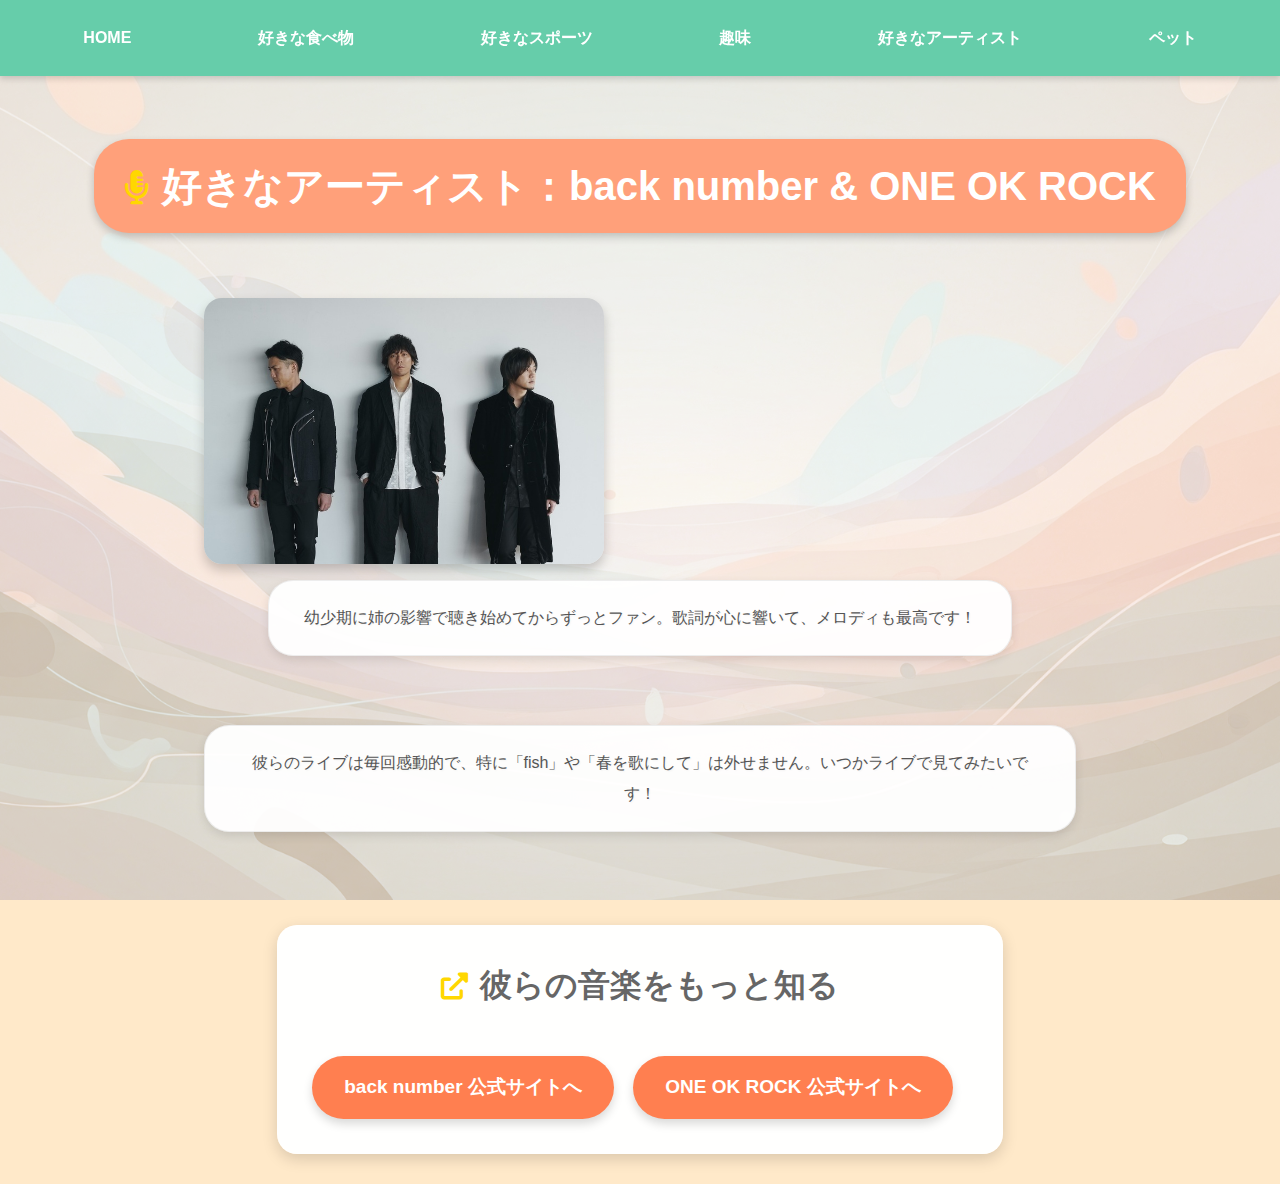
<file: 28/artist.html>
<!DOCTYPE html>
<html lang="ja">
<head>
  <meta charset="UTF-8">
  <title>好きなアーティスト</title>
  <link rel="stylesheet" href="style.css">
   <link rel="stylesheet" href="https://cdnjs.cloudflare.com/ajax/libs/font-awesome/6.0.0-beta3/css/all.min.css">
</head>
<body class="artist">
  <header>
    <nav>
      <ul>
        <li><a href="index.html">HOME</a></li>
        <li><a href="food.html">好きな食べ物</a></li>
        <li><a href="sports.html">好きなスポーツ</a></li>
        <li><a href="hobby.html">趣味</a></li>
        <li><a href="artist.html">好きなアーティスト</a></li>
        <li><a href="pet.html">ペット</a></li>
      </ul>
    </nav>
  </header>
  <main>
    <h2><i class="fas fa-microphone-alt"></i>好きなアーティスト：back number & ONE OK ROCK</h2>

    <div class="content-wrapper">
      <img class="content-img" src="image/backnumber.jpg" alt="back numberのメンバーが演奏している様子">
      <div class="content-text">
        <p>幼少期に姉の影響で聴き始めてからずっとファン。歌詞が心に響いて、メロディも最高です！</p>
        <p>彼らのライブは毎回感動的で、特に「fish」や「春を歌にして」は外せません。いつかライブで見てみたいです！</p>

        <div class="artist-link-section">
          <h3><i class="fas fa-external-link-alt"></i>彼らの音楽をもっと知る</h3>
          <a href="https://backnumber.info/" target="_blank" class="link-button">
            back number 公式サイトへ
          </a>
          <a href="https://www.oneokrock.com/" target="_blank" class="link-button">
            ONE OK ROCK 公式サイトへ
          </a>
        </div>
        </div>
    </div>
  </main>
</body>
</html>
</file>
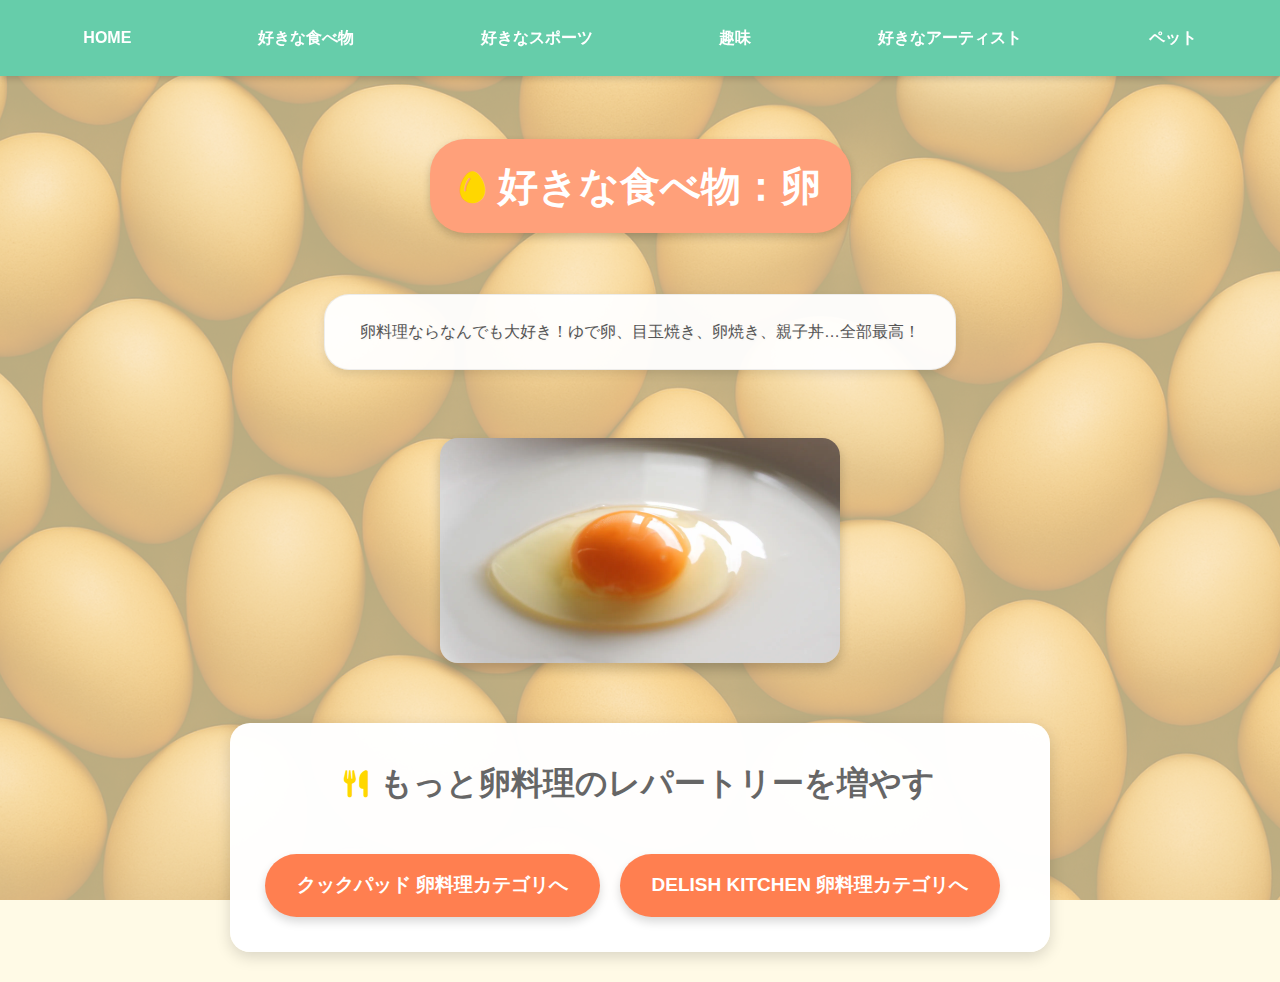
<file: 28/food.html>
<!DOCTYPE html>
<html lang="ja">
<head>
  <meta charset="UTF-8">
  <title>好きな食べ物</title>
  <link rel="stylesheet" href="style.css">
  <link rel="stylesheet" href="https://cdnjs.cloudflare.com/ajax/libs/font-awesome/6.0.0-beta3/css/all.min.css">
</head>
<body class="food">
  <header>
    <nav>
      <ul>
        <li><a href="home.html">HOME</a></li>
        <li><a href="food.html">好きな食べ物</a></li>
        <li><a href="sports.html">好きなスポーツ</a></li>
        <li><a href="hobby.html">趣味</a></li>
        <li><a href="artist.html">好きなアーティスト</a></li>
        <li><a href="pet.html">ペット</a></li>
      </ul>
    </nav>
  </header>
  <main>
  <h2><i class="fas fa-egg"></i>好きな食べ物：卵</h2>
  <p>卵料理ならなんでも大好き！ゆで卵、目玉焼き、卵焼き、親子丼…全部最高！</p>
  <img class="content-img" src="image/egg_dishes.jpg" alt="美味しそうな卵料理">
  <div class="artist-link-section">
    <h3><i class="fas fa-utensils"></i>もっと卵料理のレパートリーを増やす</h3>
    <a href="https://cookpad.com/jp/search/%E5%8D%B5?country=JP&event=search.filtered_query&language=ja&order=recent" target="_blank" class="link-button">
      クックパッド 卵料理カテゴリへ
    </a>
    <a href="https://delishkitchen.tv/search?q=%E5%8D%B5" target="_blank" class="link-button">
      DELISH KITCHEN 卵料理カテゴリへ
    </a>
  </div>
</main>
</body>
</html>
</file>
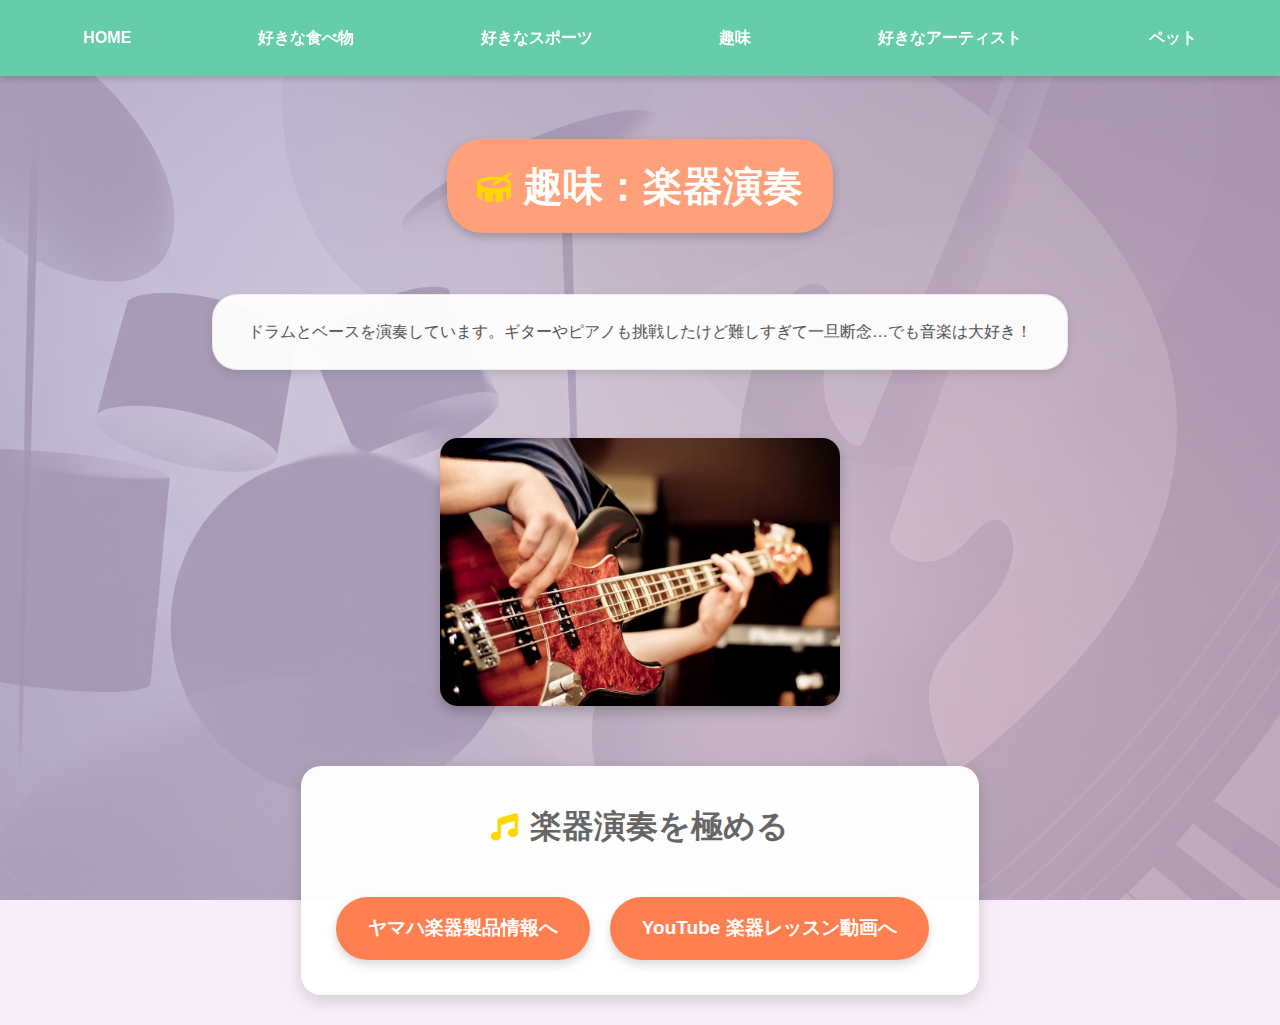
<file: 28/hobby.html>
<!DOCTYPE html>
<html lang="ja">
<head>
  <meta charset="UTF-8">
  <title>趣味</title>
  <link rel="stylesheet" href="style.css">
  <link rel="stylesheet" href="https://cdnjs.cloudflare.com/ajax/libs/font-awesome/6.0.0-beta3/css/all.min.css">
</head>
<body class="hobby">
  <header>
    <nav>
      <ul>
        <li><a href="home.html">HOME</a></li>
        <li><a href="food.html">好きな食べ物</a></li>
        <li><a href="sports.html">好きなスポーツ</a></li>
        <li><a href="hobby.html">趣味</a></li>
        <li><a href="artist.html">好きなアーティスト</a></li>
        <li><a href="pet.html">ペット</a></li>
      </ul>
    </nav>
  </header>
  <main>
  <h2><i class="fas fa-drum"></i>趣味：楽器演奏</h2>
  <p>ドラムとベースを演奏しています。ギターやピアノも挑戦したけど難しすぎて一旦断念…でも音楽は大好き！</p>
  <img class="content-img" src="image/bass.jpg" alt="ベース">
  <div class="artist-link-section">
    <h3><i class="fas fa-music"></i>楽器演奏を極める</h3>
    <a href="https://jp.yamaha.com/products/musical_instruments/" target="_blank" class="link-button">
      ヤマハ楽器製品情報へ
    </a>
    <a href="https://www.youtube.com/results?search_query=%E6%A5%BD%E5%99%A8%E3%83%AC%E3%83%83%E3%82%B9%E3%83%B3" target="_blank" class="link-button">
      YouTube 楽器レッスン動画へ
    </a>
  </div>
</main>
</body>
</html>
</file>
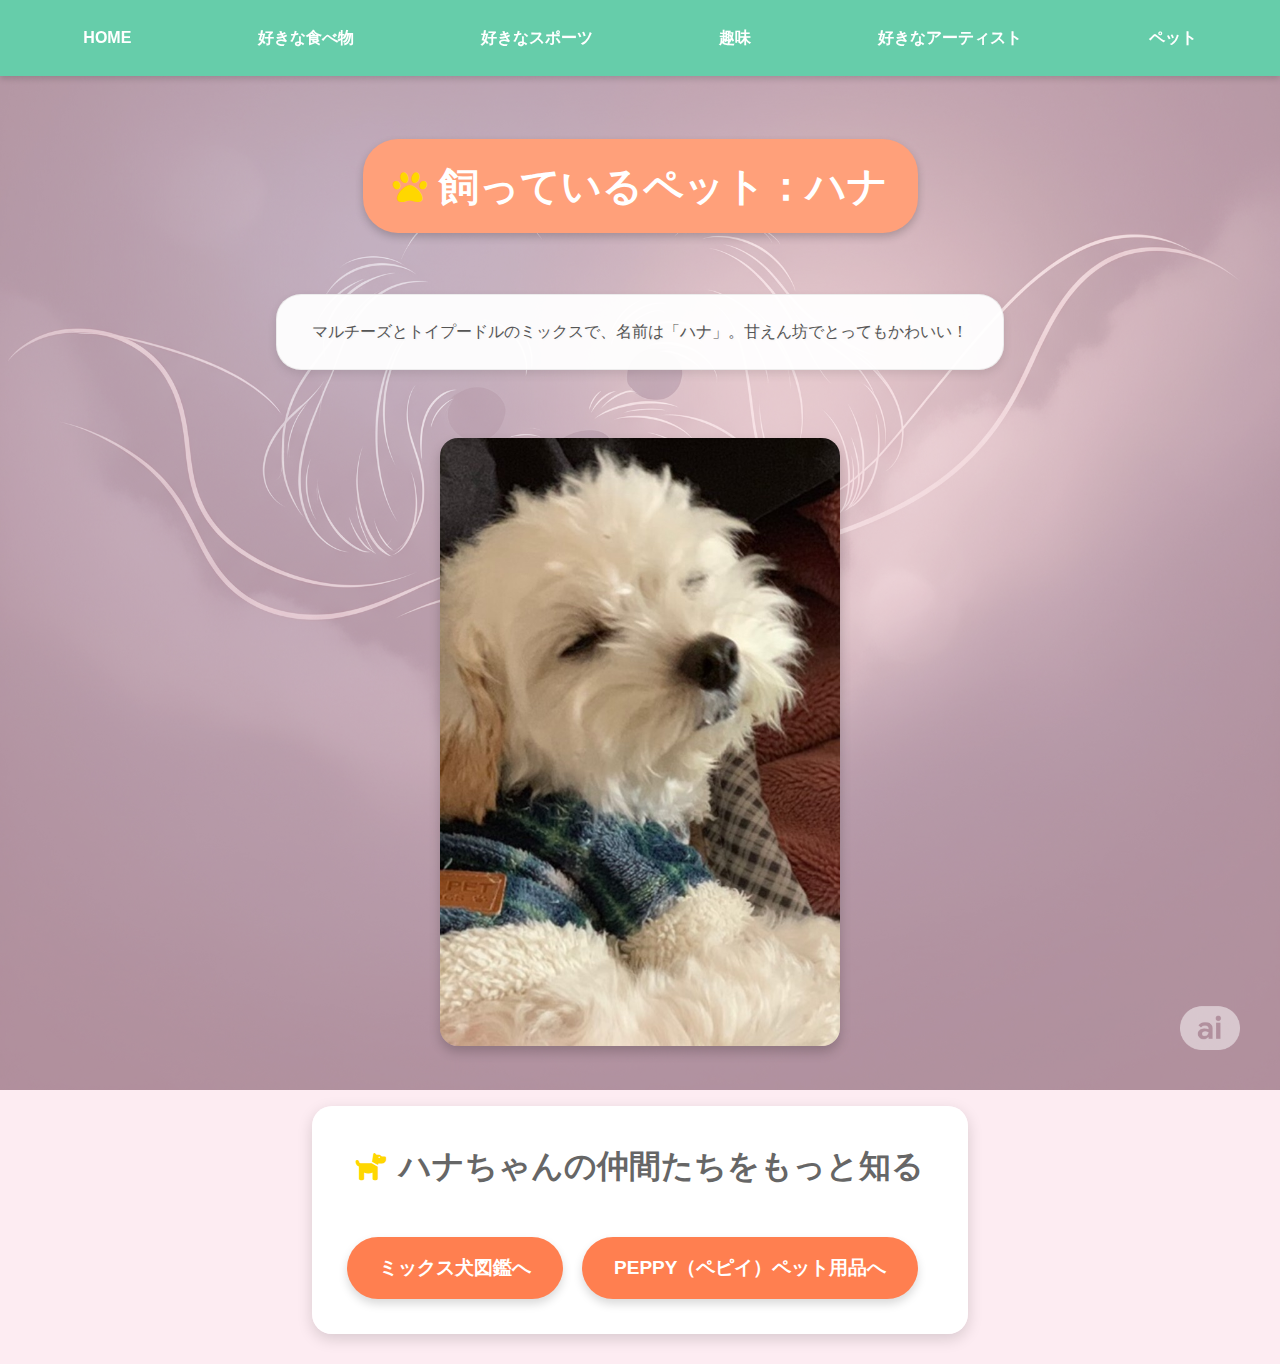
<file: 28/pet.html>
<!DOCTYPE html>
<html lang="ja">
<head>
  <meta charset="UTF-8">
  <title>ペット</title>
  <link rel="stylesheet" href="style.css">
  <link rel="stylesheet" href="https://cdnjs.cloudflare.com/ajax/libs/font-awesome/6.0.0-beta3/css/all.min.css">
</head>
<body class="pet">
  <header>
    <nav>
      <ul>
        <li><a href="home.html">HOME</a></li>
        <li><a href="food.html">好きな食べ物</a></li>
        <li><a href="sports.html">好きなスポーツ</a></li>
        <li><a href="hobby.html">趣味</a></li>
        <li><a href="artist.html">好きなアーティスト</a></li>
        <li><a href="pet.html">ペット</a></li>
      </ul>
    </nav>
  </header>
  <main>
  <h2><i class="fas fa-paw"></i>飼っているペット：ハナ</h2>
  <p>マルチーズとトイプードルのミックスで、名前は「ハナ」。甘えん坊でとってもかわいい！</p>
  <img class="content-img" src="image/hana.jpg" alt="マルチーズとトイプードルのミックス犬">

  <div class="artist-link-section">
    <h3><i class="fas fa-dog"></i>ハナちゃんの仲間たちをもっと知る</h3>
    <a href="https://www.min-inuzukan.com/" target="_blank" class="link-button">
      ミックス犬図鑑へ
    </a>
    <a href="https://www.peppynet.com/?gad_source=1&gad_campaignid=644480546&gbraid=0AAAAADyzH2GhM-K6G8oGDNFvAsNOW4qR9&gclid=Cj0KCQjw097CBhDIARIsAJ3-nxfz-x4bZC8PukvHGY0-y4qdmrFydodCS2pi4NCNCf6fFqzHIObUnIMaAgUiEALw_wcB#" target="_blank" class="link-button">
      PEPPY（ペピイ）ペット用品へ
    </a>
  </div>
</main>
</body>
</html>
</file>
<file: 28/style.css>
body {
  font-family: 'Arial Rounded MT Bold', 'メイリオ', sans-serif;
  margin: 0;
  padding: 0;
  color: #555;
  line-height: 1.6;
  background-size: cover;
  background-position: center;
  background-repeat: no-repeat;
  background-attachment: fixed; /* 背景画像を固定 */
}

header {
  background-color: #66CDAA; /* 明るい青緑色 */
  padding: 15px 20px;
  box-shadow: 0 3px 6px rgba(0,0,0,0.15); /* シャドウを少し強めに */
  position: sticky; /* ヘッダーをスクロール時に上部に固定 */
  top: 0;
  z-index: 1000; /* 他の要素より手前に表示 */
}

nav ul {
  list-style: none;
  padding: 0;
  display: flex;
  justify-content: space-around;
  margin: 0;
}

nav ul li a {
  color: white;
  text-decoration: none;
  font-weight: bold;
  padding: 10px 20px; /* パディングを少し大きく */
  border-radius: 25px; /* 角を丸く */
  transition: background-color 0.3s ease, transform 0.2s ease, box-shadow 0.2s ease; /* アニメーションを追加 */
  display: block; /* リンク全体をボタンのように */
}

nav ul li a:hover {
  background-color: #458B74; /* ホバー時の背景色を少し濃く */
  transform: translateY(-2px); /* 少し上に浮き上がる */
  box-shadow: 0 4px 8px rgba(0,0,0,0.2); /* シャドウを追加 */
}

main {
  padding: 30px;
  min-height: 80vh;
  display: flex;
  flex-direction: column;
  align-items: center;
  gap: 20px; /* 各コンテンツ間の隙間 */
}

/* 各ページの背景設定を統一 */
body.index {
  background-image: url("image/index-back.png");
  background-color: rgba(238, 242, 243, 0.7); /* 背景色に透明度を追加 */
  background-blend-mode: overlay; /* 画像と背景色を重ねる */
}

body.food {
  background-image: url("image/egg-back.png");
  background-color: rgba(255, 248, 220, 0.7);
  background-blend-mode: overlay;
}

body.sports {
  background-image: url("image/sports-back.png");
  background-color: rgba(224, 247, 250, 0.7);
  background-blend-mode: overlay;
}

body.hobby {
  background-image: url("image/hobby-back.png");
  background-color: rgba(243, 229, 245, 0.7);
  background-blend-mode: overlay;
}

body.artist {
  background-image: url("image/artist-back.png");
  background-color: rgba(255, 224, 178, 0.7);
  background-blend-mode: overlay;
}

body.pet {
  background-image: url("image/pet-back.png");
  background-color: rgba(252, 228, 236, 0.7);
  background-blend-mode: overlay;
}

img.content-img {
  max-width: 400px;
  width: 100%;
  height: auto;
  display: block;
  margin-top: 20px; /* 上部の余白を調整 */
  border-radius: 18px; /* 角をさらに丸く */
  box-shadow: 0 6px 12px rgba(0,0,0,0.2); /* シャドウを強めに */
  transition: transform 0.3s ease, box-shadow 0.3s ease; /* ホバーアニメーション */
}

img.content-img:hover {
  transform: translateY(-5px) scale(1.02); /* 少し浮き上がり、拡大 */
  box-shadow: 0 10px 20px rgba(0,0,0,0.3); /* ホバー時のシャドウを強調 */
}


main h1, main h2 {
  background-color: #FFA07A; /* アクセントカラーのオレンジ */
  color: white;
  padding: 15px 30px; /* パディングを大きく */
  border-radius: 35px; /* 丸みを強く */
  display: inline-block;
  margin-bottom: 25px; /* 下部の余白を調整 */
  font-size: 2.5em; /* フォントサイズを大きく */
  text-align: center;
  box-shadow: 0 4px 8px rgba(0,0,0,0.2); /* シャドウを追加 */
  transition: transform 0.3s ease, box-shadow 0.3s ease;
}

main h1:hover, main h2:hover {
  transform: translateY(-3px); /* 少し浮き上がる */
  box-shadow: 0 8px 16px rgba(0,0,0,0.3); /* シャドウを強調 */
}

main p {
  background-color: rgba(255, 255, 255, 0.9); /* 白に近い色で透明度を調整 */
  padding: 20px 30px; /* パディングを大きく */
  border-radius: 20px; /* 角を丸く */
  max-width: 800px;
  line-height: 1.8;
  margin-bottom: 25px; /* 下部の余白を調整 */
  text-align: center;
  box-shadow: 0 3px 6px rgba(0,0,0,0.1); /* シャドウを追加 */
  transition: transform 0.3s ease, box-shadow 0.3s ease;
}

main p:hover {
  transform: translateY(-2px); /* 少し浮き上がる */
  box-shadow: 0 6px 12px rgba(0,0,0,0.2); /* シャドウを強調 */
}

.link-button {
  display: inline-block;
  padding: 16px 32px; /* パディングを大きく */
  font-size: 19px; /* フォントサイズを大きく */
  font-weight: bold;
  background-color: #FF7F50; /* 少し明るいオレンジに調整 */
  color: white;
  text-decoration: none;
  border: none;
  border-radius: 35px; /* 丸みを強く */
  cursor: pointer;
  transition: background-color 0.3s ease, transform 0.1s ease, box-shadow 0.2s ease;
  margin-top: 15px;
  margin-right: 15px;
  box-shadow: 0 5px 10px rgba(0,0,0,0.15); /* シャドウを強めに */
}

.link-button:hover {
  background-color: #FF6347; /* ホバーでさらに濃いオレンジ */
  transform: translateY(-3px); /* 少し上に浮き上がるアニメーションを大きく */
  box-shadow: 0 8px 15px rgba(0,0,0,0.25); /* ホバー時にもシャドウを強く */
}

.link-button:active {
  transform: translateY(0);
  box-shadow: 0 2px 5px rgba(0,0,0,0.2);
}

.artist-link-section {
  margin-top: 40px;
  background-color: rgba(255, 255, 255, 0.98); /* ほぼ不透明な白 */
  padding: 35px; /* パディングを大きく */
  border-radius: 20px; /* 角を丸く */
  box-shadow: 0 5px 15px rgba(0,0,0,0.15); /* シャドウを強めに */
  text-align: center;
}

.artist-link-section h3 {
  margin-top: 0;
  margin-bottom: 30px; /* 下部の余白を大きく */
  color: #666; /* 少し濃いめのグレー */
  font-size: 2em; /* フォントサイズを大きく */
}

.content-text {
  display: flex;
  flex-direction: column;
  gap: 25px; /* 要素間の隙間を大きく */
  align-items: center;
  text-align: center;
}

/* レスポンシブ対応の基本的な追加（モバイル向け） */
@media (max-width: 768px) {
  nav ul {
    flex-direction: column; /* ナビゲーションを縦並びに */
    gap: 10px; /* 縦並び時の隙間 */
  }

  nav ul li a {
    padding: 10px;
    width: 80%; /* 幅を調整 */
    margin: 0 auto; /* 中央揃え */
  }

  main {
    padding: 20px;
  }

  main h1, main h2 {
    font-size: 1.8em;
    padding: 10px 20px;
  }

  main p {
    padding: 15px 20px;
  }

  .link-button {
    font-size: 16px;
    padding: 12px 25px;
    margin-right: 10px;
  }
}
main p {
  background-color: rgba(255, 255, 255, 0.95); /* ほぼ不透明な白でよりクリーンに */
  padding: 22px 35px; /* パディングを少し増やしてゆとりを持たせる */
  border-radius: 25px; /* 角丸を少し大きくして、より柔らかく */
  max-width: 800px;
  line-height: 1.9; /* 行間をさらに広げて読みやすく */
  margin-bottom: 28px; /* 下部の余白を調整 */
  text-align: center;
  box-shadow: 0 4px 10px rgba(0,0,0,0.1); /* シャドウを少し柔らかく */
  transition: transform 0.3s ease, box-shadow 0.3s ease;
  text-shadow: 1px 1px 2px rgba(0,0,0,0.05); /* 控えめなテキストシャドウを追加 */
  border: 1px solid rgba(220, 220, 220, 0.5); /* 非常に薄いボーダーを追加（オプション） */
}

main p:hover {
  transform: translateY(-3px); /* ホバー時に少し浮き上がるアニメーションを強調 */
  box-shadow: 0 8px 16px rgba(0,0,0,0.2); /* ホバー時のシャドウを強調 */
}
/* アイコンのスタイル */
main h1 i, main h2 i, .artist-link-section h3 i {
    color: #FFD700; /* 見出しのアイコン色をゴールドに */
    margin-right: 12px;
    font-size: 0.85em; /* 親要素の見出しに合わせて調整 */
    text-shadow: none; /* テキストシャドウを適用しない */
}

main p i {
    color: #66CDAA; /* 段落のアイコン色を青緑に */
    margin-right: 8px;
    text-shadow: none; /* テキストシャドウを適用しない */
}
img.content-img {
    max-width: 400px;
    width: 100%;
    height: auto; /* ここが重要 */
    display: block;
    margin-top: 20px;
    border-radius: 18px;
    box-shadow: 0 6px 12px rgba(0,0,0,0.2);
    transition: transform 0.3s ease, box-shadow 0.3s ease;
}
</file>
